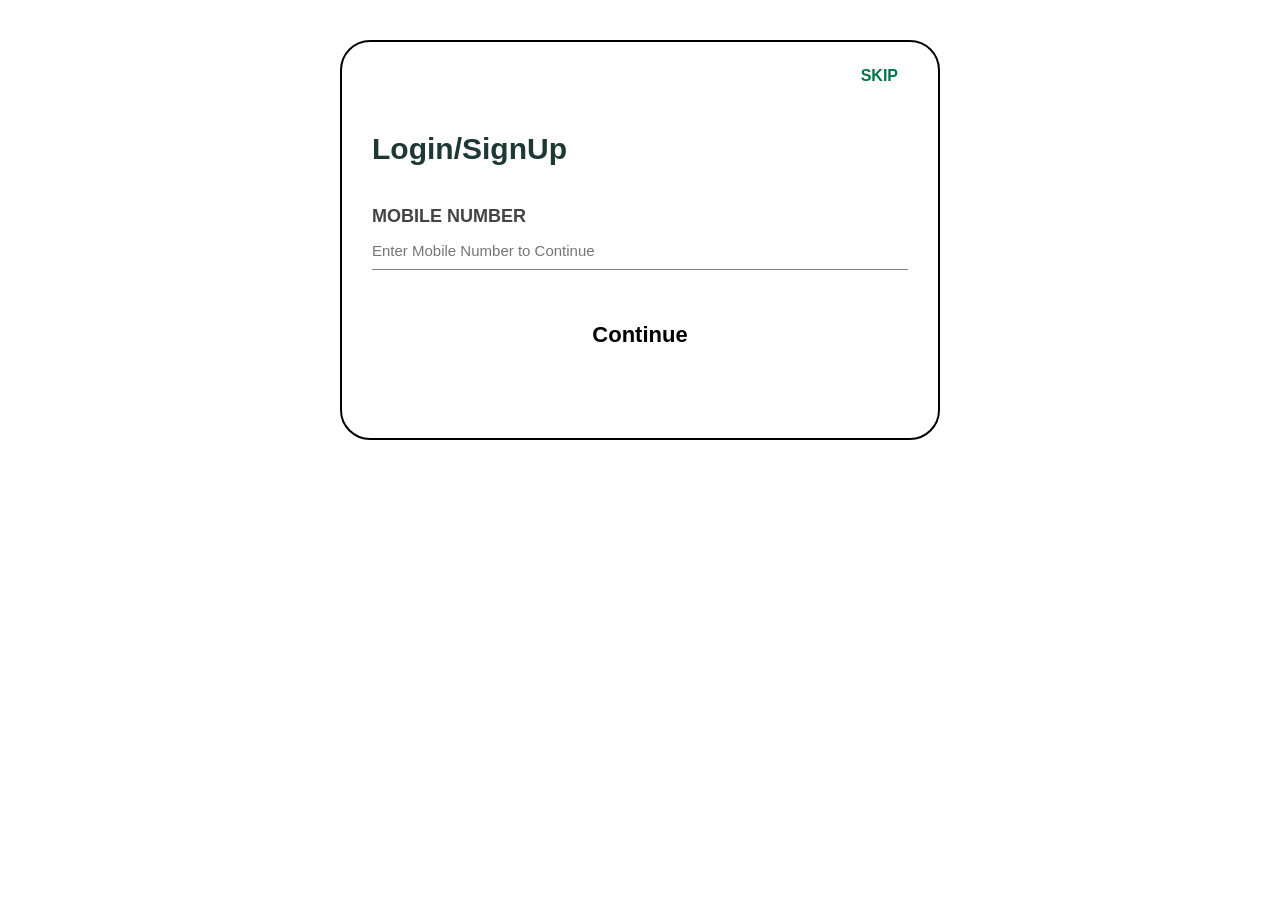
<file: login.html>
<!DOCTYPE html>
<html lang="en">
<head>
    <meta charset="UTF-8">
    <meta name="viewport" content="width=device-width, initial-scale=1.0">
    <title>Starbucks Coffee Company</title>
    <link rel="icon" href="images/logo.png">
    <link rel="stylesheet" href="style.css">
    <link rel="stylesheet" href="https://cdnjs.cloudflare.com/ajax/libs/font-awesome/6.5.0/css/all.min.css">
    <body>
    <div class="overall">
        <div class="login-box">
        
        <a href="index.html"><p class="skip">SKIP</p></a>

        <h1>Login/SignUp</h1>

        <h2>MOBILE NUMBER</h2>

        <input type="text" placeholder="Enter Mobile Number to Continue">

<a href="index.html" style="text-decoration: none; color: black;"><button>Continue</button></a>


    </div>
    </div>

</body>
</html>
</file>
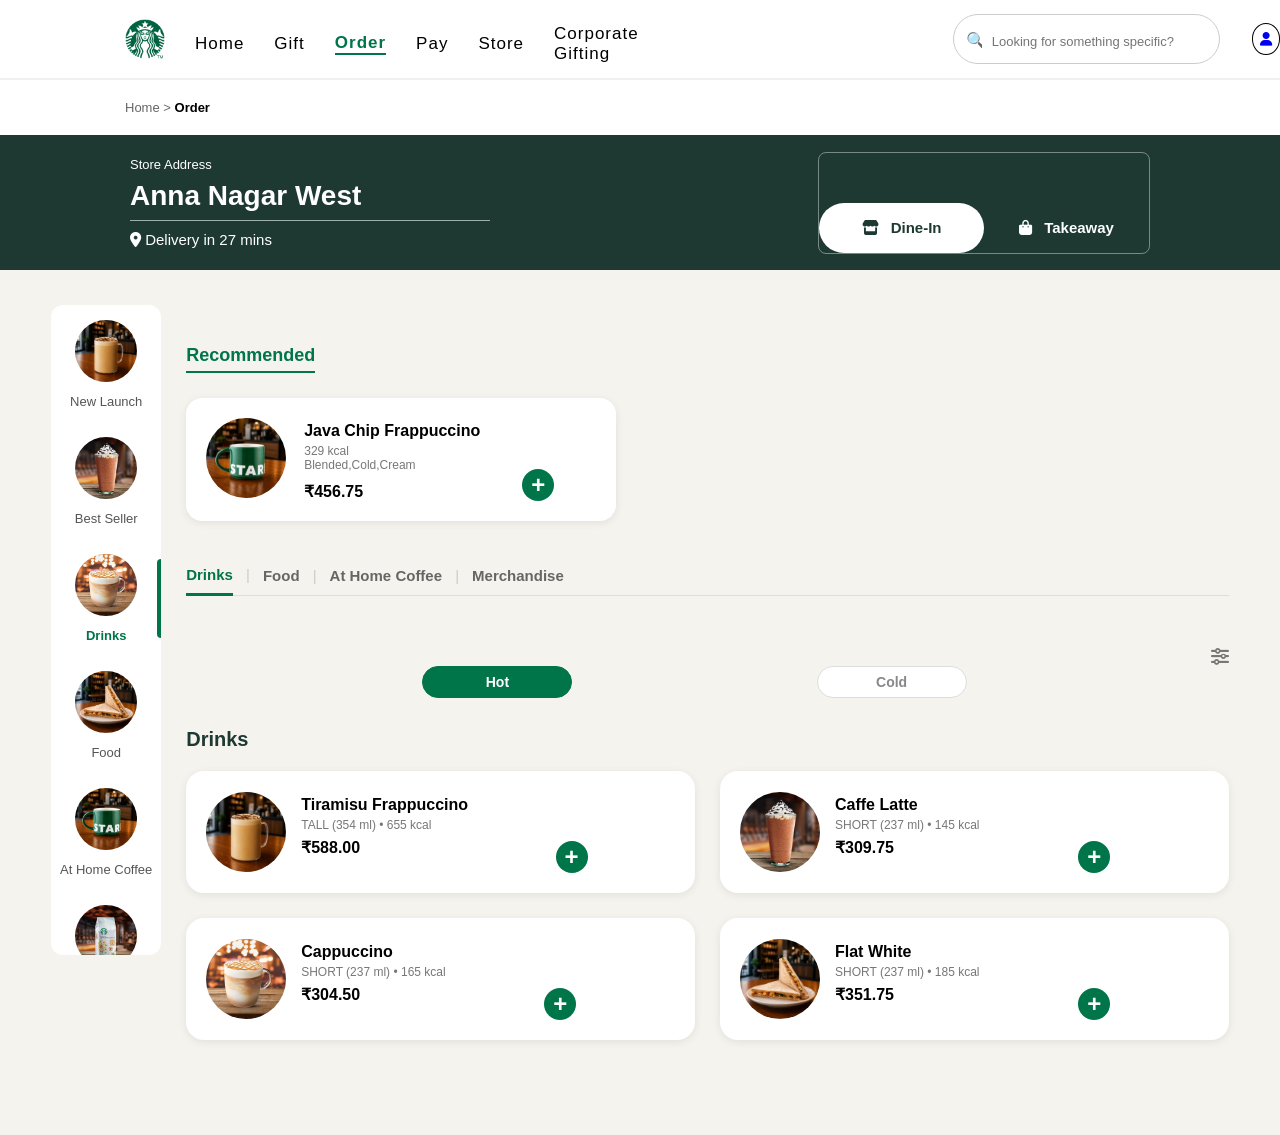
<file: order.html>
<!DOCTYPE html>
<html lang="en">
<head>
    <meta charset="UTF-8">
    <meta name="viewport" content="width=device-width, initial-scale=1.0">
    <title>Starbucks Coffee Company</title>
    <link rel="icon" href="images/logo.png">
    <link rel="stylesheet" href="style.css">
    <link rel="stylesheet" href="order.css">
    <link rel="stylesheet" href="https://cdnjs.cloudflare.com/ajax/libs/font-awesome/6.5.0/css/all.min.css">
</head>
<body>
     <div class="overall">
        <div class="navbar">
            <ol>
                <img src="images/logo.png" alt="" style="height: 40px;width: 40px;">
                <li><a href="index.html">Home</a></li>
                <li><a href="gift.html">Gift</a></li>
                <li><a href="order.html" style="border-bottom: 2px solid #00754a; color: #00754a; font-weight: bold;">Order</a></li>
                <li><a href="login.html">Pay</a></li>
                <li><a href="store.html">Store</a></li>
                <li><a href="corporate-gifting.html">Corporate Gifting</a></li>
                <div class="search-bar">
                    <span class="search-icon">🔍</span>
                    <input type="text" placeholder="Looking for something specific?">
                </div>
                <div class="profile-icon">
                    <a href="profile.html"><i class="fa-solid fa-user"></i></a>
                </div>
            </ol>
        </div>

        <div class="breadcrumb">
            <a href="index.html">Home</a> > <span>Order</span>
        </div>

<div class="order-page">

    

    <div class="order-top">

        <div class="store-details">

            <p>Store Address</p>

            <h2>Anna Nagar West</h2>

            <div class="store-line"></div>

            <div class="delivery-time">
                <i class="fa-solid fa-location-dot"></i>
                Delivery in 27 mins
            </div>

        </div>

        <div class="order-type">

            <button class="active">
                <i class="fa-solid fa-store" style="margin-right: 8px;"></i> Dine-In
            </button>

            <button class="inactive">
                <i class="fa-solid fa-bag-shopping" style="margin-right: 8px;"></i> Takeaway
            </button>

        </div>

    </div>

    

    <div class="order-container">

        

        <div class="order-sidebar">

            <div class="side-item">
                <img src="images/1.webp">
                <p>New Launch</p>
            </div>

            <div class="side-item">
                <img src="images/2.webp">
                <p>Best Seller</p>
            </div>

            <div class="side-item active">
                <img src="images/3.webp">
                <p>Drinks</p>
            </div>

            <div class="side-item">
                <img src="images/4.webp">
                <p>Food</p>
            </div>

            <div class="side-item">
                <img src="images/5.webp">
                <p>At Home Coffee</p>
            </div>

            <div class="side-item">
                <img src="images/6.webp">
                <p>Merchandise</p>
            </div>

        </div>

       

        <div class="order-content">

            <h2 class="recommended-title">
                Recommended
            </h2>

            

            <div class="recommended-card">

                <div class="rec-left">

                    <img src="images/5.webp">

                    <div class="rec-text">
                        <h3>Java Chip Frappuccino</h3>
                        <p>329 kcal<br>Blended,Cold,Cream</p>
                        <div class="price">
                            ₹456.75
                        </div>

                    </div>

                </div>

                <button class="add-btn">
                    +
                </button>

            </div>


            <div class="menu-tabs">

                <a class="active">
                    Drinks
                </a>

                <a>
                    Food
                </a>

                <a>
                    At Home Coffee
                </a>

                <a>
                    Merchandise
                </a>

            </div>

            

            <div class="filter-buttons">
                <button class="active">
                    Hot
                </button>
                <button>
                    Cold
                </button>
                <i class="fa-solid fa-sliders" style="color: #777; font-size: 18px; margin-left: auto;"></i>
            </div>

           

            <h3 style="font-size: 20px; color: #1e3932; margin-bottom: 20px;">Drinks</h3>

            <div class="products-grid">


                <div class="product-card">

                    <div class="product-left">

                        <img src="images/1.webp">

                        <div class="product-info">
                            
                            <h3>
                                Tiramisu Frappuccino
                            </h3>
                            <p>
                                TALL (354 ml) • 655 kcal
                            </p>
                            <div class="product-price">

                                ₹588.00

                            </div>

                        </div>

                    </div>

                    <button class="add-btn">
                        +
                    </button>

                </div>


                <div class="product-card">

                    <div class="product-left">

                        <img src="images/2.webp">

                        <div class="product-info">
                            <h3>
                                Caffe Latte
                            </h3>
                            <p>
                                SHORT (237 ml) • 145 kcal
                            </p>
                            <div class="product-price">

                                ₹309.75

                            </div>

                        </div>

                    </div>

                    <button class="add-btn">
                        +
                    </button>

                </div>


                <div class="product-card">

                    <div class="product-left">

                        <img src="images/3.webp">

                        <div class="product-info">
                            <h3>
                                Cappuccino
                            </h3>
                            <p>
                                SHORT (237 ml) • 165 kcal
                            </p>
                            <div class="product-price">

                                ₹304.50

                            </div>

                        </div>

                    </div>

                    <button class="add-btn">
                        +
                    </button>

                </div>


                <div class="product-card">

                    <div class="product-left">

                        <img src="images/4.webp">

                        <div class="product-info">
                            
                            <h3>
                                Flat White
                            </h3>
                            <p>
                                SHORT (237 ml) • 185 kcal
                            </p>
                            <div class="product-price">

                                ₹351.75

                            </div>

                        </div>

                    </div>

                    <button class="add-btn">
                        +
                    </button>

                </div>

            </div>
</file>
<file: style.css>
* {
    margin: 0;
    padding: 0;
    box-sizing: border-box;
    font-family: "Segoe UI", Arial, sans-serif;
}

body {
    background-color: #f2f0eb;
}

.navbar {
    height: 80px;
    border-bottom: 2px solid rgb(240, 240, 240);
    background-color: white;
    width: 100%;
    display: flex;
    align-items: center;
    justify-content: center;
    margin-bottom: 0;
    padding-bottom: 0;
    position: fixed;
    top: 0;
    left: 0;
    z-index: 1000;
}

.navbar ol {
    display: flex;
    width: 100%;
    align-items: center;
    margin-left: 125px;
}

.navbar ol li {
    display: flex;
    margin-left: 30px;
}

.navbar ol li a {
    text-decoration: none;
    color: black;
    margin-top: 10px;
    letter-spacing: 1px;
    font-size: 17px;
}

.navbar ol li a:hover {
    color: green;
}

.search-bar {
    display: flex;
    align-items: center;
    border: 1px solid #ccc;
    border-radius: 40px;
    padding: 4px 12px;
    width: 300px;
    background-color: #fff;
    margin-left: 270px;
}

.search-bar input {
    border: none;
    outline: none;
    flex: 1;
    font-size: 13px;
    padding-left: 10px;
}

.search-icon {
    width: 16px;
    height: 16px;
}

.profile-icon {
    width: 32px;
    height: 32px;
    border: 1px solid black;
    border-radius: 50%;
    background-color: #fff;
    display: flex;
    align-items: center;
    justify-content: center;
    margin-left: 32px;
    font-size: 14px;
    cursor: pointer;
}

.secondary-bar {
    background-color: #1e3932;
    height: 75px;
    display: flex;
    justify-content: space-between;
    align-items: center;
    padding: 0 80px;
    margin-top: 80px;
    /* Offset for the fixed navbar */
}

.secondary-content h2 {
    color: white;
    font-size: 14px;
    margin: 0;
    text-decoration: none;
    /* Remove margin-top */
}

.div secondary-content h2 {
    text-decoration: none;
}

/* .secondary-content span{ */
/* text-decoration: none; */
/* } */

.know-more {
    color: #1e3932;
    background-color: white;
    text-decoration: none;
    border: 1px solid white;
    border-radius: 20px;
    padding: 6px 15px;
    cursor: pointer;
    font-weight: bold;
    font-size: 14px;
    display: inline-block;
}

.login-box {
    width: 600px;
    height: 400px;
    background: white;
    margin: 40px auto;
    border-radius: 30px;
    padding: 30px;
    position: relative;
    border: 2px solid black;
}

.skip {
    position: absolute;
    top: 25px;
    right: 40px;
    color: #00754A;
    font-weight: bold;
    cursor: pointer;
}

h1 {
    margin-top: 60px;
    color: #1E3932;
    font-size: 30px;
}

h2 {
    display: block;
    margin-top: 40px;
    font-size: 18px;
    color: #444;
    text-decoration: none;
}

.side-item p {
    margin-top: 8px;
    font-size: 13px;
    color: #555;
}

.side-item.active {
    position: relative;
}

.side-item.active p {
    color: #00754a;
    font-weight: bold;
}

.side-item.active::after {
    content: "";
    position: absolute;
    right: 0;
    top: 5px;
    bottom: 5px;
    width: 4px;
    background-color: #00754a;
    border-radius: 4px 0 0 4px;
}

input {
    width: 100%;
    border: none;
    border-bottom: 1px solid gray;
    outline: none;
    margin-top: 15px;
    font-size: 15px;
    padding-bottom: 10px;
}

button {
    width: 150px;
    height: 30px;
    background: white;
    color: black;
    border: none;
    border-radius: 30px;
    font-size: 22px;
    font-weight: bold;
    display: block;
    margin: 50px auto 0;
}

/* --- NEW SECTIONS - USING BASIC CSS --- */

.hero-section {
    padding: 40px 80px;
    position: relative;
}

.hero-banner {
    background-color: #d5e6e6;
    height: 250px;
    border-radius: 10px;
    padding: 0 50px;
    /* Using simple block layout with floats instead of complex flex */
}

.hero-content {
    float: left;
    margin-top: 50px;
}

.hero-image {
    width: 150px;
    height: 150px;
    border-radius: 10px;
    float: left;
    margin-right: 30px;
}

.hero-text {
    float: left;
    margin-top: 30px;
}

.hero-text h1 {
    margin-top: 0;
    color: #1e3932;
    font-size: 28px;
    margin-bottom: 10px;
}

.hero-text p {
    color: #1e3932;
    font-size: 18px;
}

.hero-btn {
    float: right;
    background-color: #00754a;
    color: white;
    width: 120px;
    height: 40px;
    font-size: 16px;
    margin-top: 105px;
    border-radius: 20px;
}

.arrows {
    position: absolute;
    top: 145px;
    left: 0;
    width: 100%;
}

.arrow-btn {
    width: 45px;
    height: 45px;
    background-color: white;
    border-radius: 50%;
    box-shadow: 0 2px 6px rgba(0, 0, 0, 0.2);
    margin: 0;
    position: absolute;
    font-size: 18px;
    color: #00754a;
    border: none;
    cursor: pointer;
    transition: transform 0.2s ease, background-color 0.2s ease;
}

.arrow-btn:hover {
    background-color: #f1f1f1;
    transform: scale(1.05);
}

.left-arrow {
    left: 60px;
}

.right-arrow {
    right: 60px;
}

.progress-bar-container {
    text-align: center;
    margin-bottom: 40px;
    clear: both;
}

.progress-bar {
    width: 150px;
    height: 4px;
    background-color: #ccc;
    display: inline-block;
}

.progress-filled {
    width: 50%;
    height: 4px;
    background-color: #00754a;
}

/* Handcrafted Curations */
.curations {
    padding: 0 80px 50px;
}

.curations h2 {
    margin-top: 0;
    color: #1e3932;
    font-size: 24px;
    margin-bottom: 30px;
}

.curations-list {
    text-align: center;
}

.curation-box {
    display: inline-block;
    width: 16%;
    text-align: center;
}

.round-img {
    width: 110px;
    height: 110px;
    border-radius: 50%;
    object-fit: cover;
    margin-bottom: 10px;
}

.curation-box p {
    font-weight: bold;
    color: #1e3932;
    font-size: 15px;
}

/* Barista Recommends */
.recommends {
    padding: 0 80px 50px;
}

.recommends-title {
    margin-bottom: 20px;
}

.recommends-title h2 {
    margin-top: 0;
    color: #1e3932;
    font-size: 24px;
    display: inline-block;
}

.recommends-title a {
    float: right;
    color: #00754a;
    text-decoration: none;
    font-weight: bold;
    margin-top: 5px;
}

.recommends-list {
    text-align: justify;
}

.rec-box {
    background-color: white;
    width: 32%;
    padding: 20px;
    border-radius: 10px;
    box-shadow: 0 0 5px lightgray;
    display: inline-block;
    vertical-align: top;
}

.rec-img {
    width: 80px;
    height: 80px;
    border-radius: 10px;
    float: left;
    margin-right: 15px;
}

.rec-details {
    float: left;
    width: calc(100% - 95px);
}

.rec-details h3 {
    color: #1e3932;
    font-size: 16px;
    margin-bottom: 5px;
}

.rec-details p {
    color: gray;
    font-size: 12px;
    margin-bottom: 15px;
}

.rec-price-btn h4 {
    color: #1e3932;
    font-size: 16px;
    display: inline-block;
}

.rec-price-btn button {
    margin: 0;
    width: 90px;
    height: 30px;
    background-color: #00754a;
    color: white;
    font-size: 13px;
    border-radius: 15px;
    float: right;
    display: inline-block;
}

.learn-more {
    padding: 0 80px 50px;
    clear: both;
}

.learn-box {
    background-color: #1e3932;
    padding: 30px 50px;
    border-radius: 10px;
    color: white;
}

.learn-text-div {
    display: inline-block;
}

.learn-box h2 {
    margin-top: 0;
    color: white;
    font-size: 22px;
    margin-bottom: 5px;
}

.learn-box p {
    font-size: 16px;
}

.learn-btn {
    float: right;
    margin-top: 10px;
    width: 150px;
    height: 40px;
    background-color: transparent;
    color: white;
    border: 1px solid white;
    font-size: 16px;
    border-radius: 20px;
    cursor: pointer;
    transition: background-color 0.2s;
}

.learn-btn:hover {
    background-color: white;
    color: #1e3932;
}

.order-type .active {
    background: white;
    color: #1e3932;
}

.order-type .inactive {
    background: transparent;
    color: white;
}

.breadcrumb {
    background-color: white;
    padding: 20px 125px;
    /* aligns with navbar left margin */
    margin-top: 80px;
    /* Offset for the fixed navbar */
    font-size: 13px;
    color: #666;
}

.breadcrumb a {
    color: #666;
    text-decoration: none;
}

.breadcrumb a:hover {
    color: #1e3932;
}

.breadcrumb span {
    color: #000;
    font-weight: 600;
}

.gift-header {
    height: 40px;
    width: 100%;
    background-color: #1e3932;
}

.gift-header2 {
    background-color: #F4F2EC;
    height: 60px;
    width: 100%;
    display: flex;
    align-items: center;
    position: relative;
    border-bottom: 1px solid #d9d9d9;
}

.recommended-title {
    color: #00754a;
    font-size: 18px;
    font-weight: 700;
    margin-bottom: 25px;
    border-bottom: 2px solid #00754a;
    display: inline-block;
    padding-bottom: 5px;
}

.gift-header2 ol {
    display: flex;
    list-style: none;
    height: 100%;
    align-items: center;
    margin-left: 125px;
}

.gift-header2 ol a {
    text-decoration: none;
    height: 100%;
    display: flex;
    align-items: center;
    position: relative;
}

.gift-header2 ol li {
    color: #666;
    font-size: 13px;
    font-weight: 600;
    letter-spacing: 1.5px;
    padding: 0 40px;
    position: relative;
    text-transform: uppercase;
}

.gift-header2 ol a:not(:last-child) li::after {
    content: "";
    position: absolute;
    right: 0;
    top: 50%;
    transform: translateY(-50%);
    height: 15px;
    width: 1px;
    background-color: #d9d9d9;
}

.gift-header2 ol a:hover li {
    color: #00754a;
}

.gift-header2 ol a.active li {
    color: #00754a;
}

.gift-header2 ol a.active::after {
    content: "";
    position: absolute;
    bottom: 0;
    left: 0;
    right: 0;
    height: 2px;
    background-color: #00754a;
}

.arrow-btn-small {
    width: 25px;
    height: 25px;
    background-color: white;
    border-radius: 50%;
    box-shadow: 0 1px 4px rgba(0, 0, 0, 0.2);
    border: none;
    cursor: pointer;
    color: #00754a;
    display: flex;
    align-items: center;
    justify-content: center;
    position: absolute;
    top: 50%;
    transform: translateY(-50%);
}

.arrow-btn-small:hover {
    background-color: #f1f1f1;
}

.arrow-btn-small.left {
    left: 80px;
}

.arrow-btn-small.right {
    right: 80px;
}

.gift-section {
    width: 90%;
    margin: 40px auto;
}

.section-title {
    font-size: 22px;
    font-weight: 700;
    color: #1e3932;
    margin: 35px 0 20px;
}

.section-line {
    border-top: 1px solid #d9d9d9;
    margin: 35px 0;
}

.card-container {
    display: flex;
    flex-wrap: wrap;
    gap: 25px;
}

.gift-card {
    width: 400px;
    height: 180px;
    background: #fff;
    border-radius: 10px;
    position: relative;
    padding-left: 145px;
    display: flex;
    align-items: center;
    box-shadow: 0 2px 8px rgba(0, 0, 0, 0.12);
    transition: 0.3s;
    margin-bottom: 40px;
}

.gift-card:hover {
    transform: translateY(-3px);
    box-shadow: 0 8px 18px rgba(0, 0, 0, .18);
}

.gift-img {
    position: absolute;
    left: -18px;
    top: 50%;
    transform: translateY(-50%);
    width: 160px;
    height: 105px;
    border-radius: 8px;
    object-fit: cover;
    box-shadow: 0 5px 12px rgba(0, 0, 0, .18);
}

.gift-content {
    padding: 15px;
}

.menu-tabs {
    display: flex;
    align-items: center;
    gap: 30px;
    margin-bottom: 20px;
    border-bottom: 1px solid #ddd;
}

.menu-tabs a {
    text-decoration: none;
    color: #666;
    font-size: 15px;
    font-weight: 600;
    padding-bottom: 10px;
    position: relative;
}

.menu-tabs a:not(:last-child)::after {
    content: "|";
    position: absolute;
    right: -17px;
    color: #ccc;
    font-weight: 400;
}

.menu-tabs a.active {
    color: #00754a;
    border-bottom: 3px solid #00754a;
    margin-bottom: -1px;
}

.filter-buttons {
    margin: 18px 0 30px;
    display: flex;
    align-items: center;
}

.title-row {
    display: flex;
    align-items: center;
    gap: 8px;
}

.logo {
    width: 18px;
    height: 18px;
}

.title-row h3 {
    font-size: 16px;
    color: #000;
    font-weight: 700;
}

.gift-content p {
    /* margin:12px 0 20px; */
    color: #555;
    font-size: 14px;
    line-height: 22px;
}

.gift-content button {
    background: #00754a;
    color: #fff;
    border: none;
    border-radius: 25px;
    /* padding:10px 28px; */
    font-size: 14px;
    font-weight: 600;
    cursor: pointer;
    transition: .3s;
}

.gift-content button:hover {
    background: #005e3a;
}

body {
    background-color: white;
}




/* Footer */
.footer {
    background-color: #0e382c;
    padding: 60px 80px 40px;
    color: white;
    clear: both;
}

.footer-content {
    display: flex;
    justify-content: space-between;
}

.footer-left {
    flex: 3;
    display: flex;
    flex-direction: column;
}

.footer-links-row {
    display: flex;
    justify-content: flex-start;
    gap: 30px;
    margin-bottom: 80px;
}

.col h3 {
    font-size: 16px;
    margin-bottom: 25px;
}

.col a {
    color: white;
    text-decoration: none;
    line-height: 2.8;
    font-size: 14px;
    display: block;
}

.col a:hover {
    color: #e0e0e0;
}

.footer-social-row {
    display: flex;
    align-items: flex-start;
    gap: 60px;
}

.social-section h3 {
    margin-bottom: 20px;
    font-size: 15px;
    letter-spacing: 1px;
}

.socials {
    display: flex;
    gap: 20px;
    font-size: 26px;
}

.socials a {
    color: white;
    text-decoration: none;
    display: flex;
    align-items: center;
    justify-content: center;
    width: 40px;
    height: 40px;
    border: 1px solid transparent;
    border-radius: 50%;
}

.socials a:hover {
    background-color: #1e4a3b;
}

.app-badges {
    display: flex;
    flex-direction: column;
    gap: 15px;
}

.footer-right {
    flex: 1;
    padding-left: 20px;
}

.footer hr {
    border-color: #2c4a41;
    margin: 40px 0 30px 0;
}

.footer-bottom {
    display: flex;
    justify-content: space-between;
    align-items: center;
    font-size: 13px;
}

.bottom-links a {
    color: white;
    text-decoration: none;
    display: inline;
    line-height: 1;
    margin-right: 15px;
}

.bottom-links a:hover {
    text-decoration: underline;
}

.bottom-links span {
    margin-right: 15px;
    color: #b0c4de;
}

.copyright p {
    color: white;
}

.container {
    border: 2px solid grey;
    height: 400px;
    width: 100%;
    position: relative;
    margin-top: 120px;
    background-color: #F5F1E8;
}

.all {
    background-color: white;
    height: 100vh;
    width: 100%;
}

@media(max-width:992px) {

    .card-container {
        justify-content: center;
    }

    .gift-card {
        width: 400px;
    }

}

@media(max-width:768px) {

    .gift-card {
        width: 100%;
        height: auto;
        padding: 20px;
        display: block;
        text-align: center;
    }

    .gift-img {
        position: static;
        transform: none;
        width: 100%;
        height: 180px;
        margin-bottom: 15px;
    }

    .gift-content {
        padding: 0;
    }

    .title-row {
        justify-content: center;
    }

}

@media(max-width:480px) {

    .section-title {
        font-size: 20px;
    }

    .gift-content p {
        font-size: 13px;
    }

    .gift-content button {
        width: 100%;
    }

}

@media(max-width:1200px) {

    .products-grid {
        grid-template-columns: 1fr;
    }

}

@media(max-width:900px) {

    .order-container {
        flex-direction: column;
    }

    .order-sidebar {
        width: 100%;
        display: flex;
        overflow-x: auto;
        height: auto;
        padding: 20px;
    }

    .side-item {
        margin-right: 25px;
    }

    .order-top {
        flex-direction: column;
        height: auto;
        gap: 20px;
    }

    .recommended-card {
        width: 100%;
    }

}

@media(max-width:768px) {
    /* Navbar responsive */
    .navbar {
        position: relative;
        height: auto;
        padding: 15px 0;
    }
    .navbar ol {
        margin-left: 0;
        flex-direction: column;
        gap: 10px;
    }
    .navbar ol li {
        margin-left: 0;
    }
    .search-bar {
        margin-left: 0;
        width: 90%;
        margin: 10px auto;
    }
    .profile-icon {
        margin-left: 0;
        margin: 10px auto;
    }
    
    /* Secondary Bar */
    .secondary-bar {
        margin-top: 0;
        padding: 15px 20px;
        height: auto;
    }
    .secondary-content {
        flex-direction: column;
        gap: 15px;
        text-align: center;
    }

    /* Hero Section */
    .hero-section {
        padding: 20px;
    }
    .hero-banner {
        height: auto;
        padding: 20px;
        text-align: center;
    }
    .hero-content {
        float: none;
        margin-top: 0;
        display: flex;
        flex-direction: column;
        align-items: center;
    }
    .hero-image {
        float: none;
        margin-right: 0;
        margin-bottom: 15px;
    }
    .hero-text {
        float: none;
        margin-top: 10px;
    }
    .hero-btn {
        float: none;
        margin-top: 20px;
    }

    /* Curations */
    .curations {
        padding: 0 20px 30px;
    }
    .curation-box {
        width: 30%;
        margin-bottom: 20px;
    }

    /* Recommends */
    .recommends {
        padding: 0 20px 30px;
    }
    .rec-box {
        width: 100%;
        margin-bottom: 20px;
    }

    /* Learn More */
    .learn-more {
        padding: 0 20px 30px;
    }
    .learn-box {
        padding: 20px;
        text-align: center;
    }
    .learn-btn {
        float: none;
        margin-top: 20px;
    }

    /* Footer */
    .footer {
        padding: 30px 20px;
    }
    .footer-content {
        flex-direction: column;
    }
    .footer-links-row {
        flex-direction: column;
        gap: 20px;
        margin-bottom: 40px;
    }
    .col {
        width: 100% !important;
    }
    .footer-social-row {
        flex-direction: column;
        gap: 30px;
    }
    .footer-bottom {
        flex-direction: column;
        gap: 20px;
        text-align: center;
    }
    .bottom-links span {
        display: none;
    }
    .bottom-links a {
        display: block;
        margin-bottom: 10px;
    }
}
</file>
<file: order.css>
.order-page {
    background-color: #f5f3ee;
    min-height: 100vh;
    padding-bottom: 60px;
}


.order-top {
    background-color: #1e3932;
    height: 135px;
    padding: 25px 130px;
    display: flex;
    justify-content: space-between;
    align-items: center;
}

.store-details {
    color: white;
}

.store-details p {
    font-size: 13px;
    margin-bottom: 8px;
}

.store-details h2 {
    color: white;
    font-size: 28px;
    font-weight: 600;
    margin: 0;
}

.store-line {
    width: 360px;
    height: 1px;
    background-color: #9db0aa;
    margin: 8px 0;
}

.delivery-time {
    margin-top: 10px;
    font-size: 15px;
}


.order-type {
    display: flex;
    border: 1px solid rgba(255, 255, 255, 0.4);
    border-radius: 8px;
    overflow: hidden;
}

.order-type button {
    width: 165px;
    height: 50px;
    border: none;
    font-size: 15px;
    font-weight: 600;
    cursor: pointer;
}

.order-type .active {
    background-color: white;
    color: #1e3932;
}

.order-type .inactive {
    background-color: transparent;
    color: white;
}


.order-container {
    width: 92%;
    margin: 35px auto;
    display: flex;
    gap: 25px;
}


.order-sidebar {
    width: 110px;
    height: 650px;
    background-color: white;
    border-radius: 12px;
    padding: 15px 0;
    position: sticky;
    top: 100px;
    overflow-y: auto;
}

.side-item {
    text-align: center;
    margin-bottom: 28px;
    cursor: pointer;
    position: relative;
}

.side-item img {
    width: 62px;
    height: 62px;
    border-radius: 50%;
    object-fit: cover;
}

.side-item p {
    margin-top: 8px;
    font-size: 13px;
    color: #555;
}

.side-item.active p {
    color: #00754a;
    font-weight: bold;
}


.order-content {
    flex: 1;
}



.recommended-title {
    color: #00754a;
    font-size: 18px;
    font-weight: bold;
    display: inline-block;
    margin-bottom: 25px;
    padding-bottom: 5px;
    border-bottom: 2px solid #00754a;
}

.recommended-card {
    width: 430px;
    background-color: white;
    border-radius: 16px;
    padding: 20px;
    display: flex;
    justify-content: space-between;
    align-items: center;
    box-shadow: 0 2px 8px rgba(0, 0, 0, 0.08);
    margin-bottom: 45px;
}

.rec-left {
    display: flex;
}

.rec-left img {
    width: 80px;
    height: 80px;
    border-radius: 50%;
    object-fit: cover;
    margin-right: 18px;
}

.rec-text h3 {
    font-size: 16px;
    color: black;
    font-weight: bold;
    margin: 4px 0;
}

.rec-text p {
    font-size: 12px;
    color: #777;
    margin-bottom: 4px;
}

.price {
    font-size: 16px;
    font-weight: bold;
    color: black;
    margin-top: 10px;
}


.add-btn {
    width: 32px;
    height: 32px;
    background-color: #00754a;
    color: white;
    border: none;
    border-radius: 50%;
    font-size: 24px;
    cursor: pointer;
    display: flex;
    justify-content: center;
    align-items: center;
}


.menu-tabs {
    display: flex;
    align-items: center;
    gap: 30px;
    margin-bottom: 20px;
    border-bottom: 1px solid #ddd;
}

.menu-tabs a {
    text-decoration: none;
    color: #666;
    font-size: 15px;
    font-weight: 600;
    padding-bottom: 10px;
    position: relative;
    cursor: pointer;
}

.menu-tabs a:hover {
    color: #00754a;
}

.menu-tabs a:not(:last-child)::after {
    content: "|";
    position: absolute;
    right: -17px;
    color: #ccc;
}

.menu-tabs a.active {
    color: #00754a;
    border-bottom: 3px solid #00754a;
    margin-bottom: -1px;
}


.filter-buttons {
    display: flex;
    align-items: center;
    margin: 18px 0 30px;
}

.filter-buttons button {
    height: 32px;
    padding: 0 18px;
    margin-right: 8px;
    background-color: white;
    border: 1px solid #ddd;
    border-radius: 16px;
    color: #888;
    font-size: 14px;
    font-weight: 600;
    cursor: pointer;
}

.filter-buttons button:hover {
    border-color: #00754a;
}

.filter-buttons .active {
    background-color: #00754a;
    color: white;
    border-color: #00754a;
}



.products-grid {
    display: grid;
    grid-template-columns: repeat(2, 1fr);
    gap: 25px;
}

.product-card {
    background-color: white;
    border-radius: 18px;
    padding: 20px;
    display: flex;
    justify-content: space-between;
    align-items: center;
    box-shadow: 0 2px 8px rgba(0, 0, 0, 0.08);
}

.product-left {
    display: flex;
}

.product-left img {
    width: 80px;
    height: 80px;
    border-radius: 50%;
    background-color: #d4e9e2;
    object-fit: contain;
    margin-right: 15px;
}

.product-info h3 {
    font-size: 16px;
    color: black;
    font-weight: bold;
    margin: 4px 0;
}

.product-info p {
    font-size: 12px;
    color: #777;
    margin-bottom: 6px;
}

.product-price {
    font-size: 16px;
    font-weight: bold;
    color: black;
}

@media (max-width:1200px) {

    .products-grid {
        grid-template-columns: 1fr;
    }

}

@media (max-width:900px) {

    .order-container {
        flex-direction: column;
    }

    .order-sidebar {
        width: 100%;
        height: auto;
        display: flex;
        overflow-x: auto;
        padding: 20px;
    }

    .side-item {
        margin-right: 25px;
        margin-bottom: 0;
    }

    .order-top {
        flex-direction: column;
        height: auto;
        gap: 20px;
    }

    .recommended-card {
        width: 100%;
    }

}
</file>
